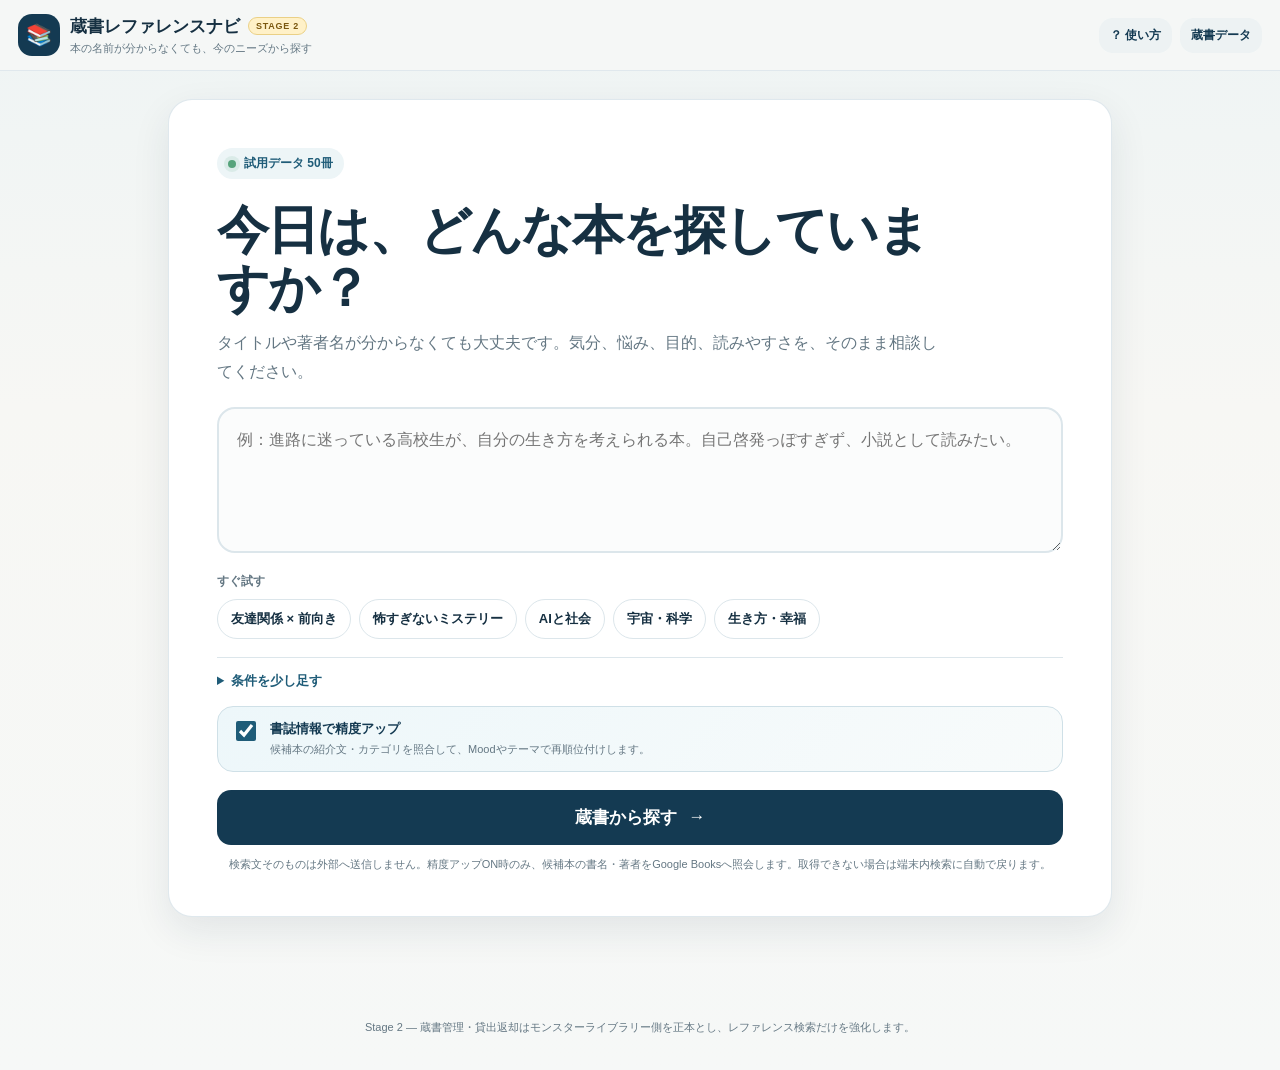
<file: index.html>
<!doctype html>
<html lang="ja">
<head>
  <meta charset="utf-8" />
  <meta name="viewport" content="width=device-width,initial-scale=1,viewport-fit=cover" />
  <meta name="theme-color" content="#143a52" />
  <meta name="description" content="モンスターライブラリーCSVから、書名を知らなくても気分・ニーズ・テーマで学校蔵書を探すレファレンス検索システム" />
  <link rel="manifest" href="manifest.json" />
  <link rel="apple-touch-icon" href="icons/icon-192.png" />
  <link rel="stylesheet" href="css/app.css" />
  <title>蔵書レファレンスナビ</title>
</head>
<body>
  <header class="topbar">
    <div class="brand">
      <div class="brand-mark" aria-hidden="true">📚</div>
      <div>
        <div class="brand-title-row"><h1>蔵書レファレンスナビ</h1><span class="stage-badge">STAGE 2</span></div>
        <p>本の名前が分からなくても、今のニーズから探す</p>
      </div>
    </div>
    <div style="display:flex;gap:8px;align-items:center"><a class="ghost small" style="text-decoration:none" href="manual.html">？ 使い方</a><button class="ghost small" id="openDataBtn" type="button">蔵書データ</button></div>
  </header>

  <main>
    <section class="hero panel">
      <div class="status-row">
        <span class="status-dot"></span>
        <span id="libraryStatus">試用データ</span>
      </div>
      <h2>今日は、どんな本を探していますか？</h2>
      <p class="lead">タイトルや著者名が分からなくても大丈夫です。気分、悩み、目的、読みやすさを、そのまま相談してください。</p>
      <label class="sr-only" for="queryInput">本の相談内容</label>
      <textarea id="queryInput" rows="4" placeholder="例：進路に迷っている高校生が、自分の生き方を考えられる本。自己啓発っぽすぎず、小説として読みたい。"></textarea>

      <div class="quick-label">すぐ試す</div>
      <div class="chips" id="exampleChips">
        <button class="chip" data-query="友達関係に少し疲れた。重すぎず、読後に少し前向きになれる小説">友達関係 × 前向き</button>
        <button class="chip" data-query="怖すぎないミステリー。読みやすくて、先が気になる小説">怖すぎないミステリー</button>
        <button class="chip" data-query="生成AIや人工知能について、社会への影響も含めて考えられる本">AIと社会</button>
        <button class="chip" data-query="宇宙や科学の不思議を楽しめる、難しすぎない本">宇宙・科学</button>
        <button class="chip" data-query="生き方や幸福について考えたい。説教っぽくなく、余韻がある本">生き方・幸福</button>
      </div>

      <details class="filters" id="filtersPanel">
        <summary>条件を少し足す</summary>
        <div class="filter-grid">
          <label>本のタイプ
            <select id="typeFilter">
              <option value="any">指定なし</option>
              <option value="fiction">小説・文学寄り</option>
              <option value="nonfiction">ノンフィクション・知識寄り</option>
            </select>
          </label>
          <label>長さ
            <select id="lengthFilter">
              <option value="any">指定なし</option>
              <option value="short">短め（250ページ程度まで）</option>
              <option value="medium">中くらい（450ページ程度まで）</option>
            </select>
          </label>
          <label>出版年代
            <select id="yearFilter">
              <option value="any">指定なし</option>
              <option value="recent">比較的新しい（2015年〜）</option>
              <option value="classic">少し前の本も含めて探す</option>
            </select>
          </label>
        </div>
      </details>

      <label class="enrich-toggle">
        <input id="enrichToggle" type="checkbox" checked />
        <span><strong>書誌情報で精度アップ</strong><small>候補本の紹介文・カテゴリを照合して、Moodやテーマで再順位付けします。</small></span>
      </label>

      <button class="primary search-btn" id="searchBtn" type="button">
        <span>蔵書から探す</span>
        <span aria-hidden="true">→</span>
      </button>
      <p class="privacy-note">検索文そのものは外部へ送信しません。精度アップON時のみ、候補本の書名・著者をGoogle Booksへ照会します。取得できない場合は端末内検索に自動で戻ります。</p>
    </section>

    <section id="loading" class="panel loading hidden" aria-live="polite">
      <div class="spinner"></div>
      <div>
        <strong>蔵書を探しています</strong>
        <p id="loadingText">相談内容をテーマに分解しています…</p>
      </div>
    </section>

    <section id="resultsSection" class="hidden">
      <div class="result-heading">
        <div>
          <span class="eyebrow">REFERENCE PICKS</span>
          <h2>まず、この3冊</h2>
          <p id="intentSummary"></p>
        </div>
        <div class="heading-actions"><span id="searchQuality" class="quality-badge">第一段階：ローカル候補抽出</span><button class="ghost" id="editSearchBtn" type="button">条件を変える</button></div>
      </div>

      <div id="enrichmentBanner" class="enrichment-banner hidden" aria-live="polite"><span class="mini-spinner"></span><span id="enrichmentText">書誌情報を補完しています…</span></div>

      <div class="signature-grid" id="signatureGrid"></div>

      <div class="panel refine-panel">
        <div>
          <span class="eyebrow">NOT QUITE?</span>
          <h3>なんか違う、を教えてください</h3>
          <p>選ぶと条件を足して、すぐ探し直します。</p>
        </div>
        <div class="chips refine" id="refineChips">
          <button class="chip" data-refine="もっと読みやすい">もっと読みやすい</button>
          <button class="chip" data-refine="もっと短い">もっと短い</button>
          <button class="chip" data-refine="もっと小説らしい">もっと小説</button>
          <button class="chip" data-refine="もっと穏やかで癒やされる">もっと穏やか</button>
          <button class="chip" data-refine="もっと考えさせられて余韻がある">もっと余韻</button>
          <button class="chip" data-refine="もっと明るく前向き">もっと明るい</button>
          <button class="chip" data-refine="もっと意外な本">もっと意外</button>
          <button class="chip" data-refine="比較的新しい本">新しい本</button>
        </div>
      </div>

      <div class="result-list-wrap">
        <div class="result-list-head">
          <h3>ほかの候補</h3>
          <span id="resultCount"></span>
        </div>
        <div id="resultList" class="result-list"></div>
      </div>
    </section>
  </main>

  <dialog id="dataDialog">
    <form method="dialog" class="dialog-card">
      <div class="dialog-head">
        <div>
          <span class="eyebrow">LIBRARY DATA</span>
          <h2>モンスターライブラリーCSV</h2>
        </div>
        <button class="icon-btn" value="cancel" aria-label="閉じる">×</button>
      </div>
      <p>「蔵書原簿CSV」を、そのまま選べます。Excelで列を削除したり加工する必要はありません。</p>

      <label class="upload-box" for="csvInput">
        <strong>CSVを選ぶ</strong>
        <span>モンスターライブラリーから書き出したファイル</span>
        <input id="csvInput" type="file" accept=".csv,text/csv" />
      </label>

      <div id="importProgress" class="import-progress hidden">
        <div class="progress-track"><div id="progressBar" class="progress-bar"></div></div>
        <p id="progressLabel">読み込み準備中…</p>
      </div>

      <div class="data-stats" id="dataStats">
        <div><span>現在の検索対象</span><strong id="statBooks">—</strong></div>
        <div><span>データ種別</span><strong id="statMode">試用データ</strong></div>
        <div><span>書誌補完済み</span><strong id="statEnriched">0冊</strong></div>
        <div><span>保存</span><strong>この端末内</strong></div>
      </div>

      <div class="metadata-tools">
        <div><strong>書誌補完キャッシュ</strong><p>検索するたびに取得できた紹介文・カテゴリ・ISBNを端末内に蓄積します。</p><span id="metadataMessage"></span></div>
        <button class="ghost danger" id="clearMetadataBtn" type="button">補完データを削除</button>
      </div>

      <div class="dialog-actions">
        <button class="danger ghost" id="resetDataBtn" type="button">試用データに戻す</button>
        <button class="primary" value="cancel">閉じる</button>
      </div>
    </form>
  </dialog>

  <dialog id="bookDialog">
    <form method="dialog" class="dialog-card book-dialog-card">
      <div class="dialog-head">
        <div>
          <span class="eyebrow" id="bookDialogLabel">BOOK DETAIL</span>
          <h2 id="bookDialogTitle"></h2>
        </div>
        <button class="icon-btn" value="cancel" aria-label="閉じる">×</button>
      </div>
      <div id="bookDialogBody"></div>
      <button class="primary full" value="cancel">閉じる</button>
    </form>
  </dialog>

  <footer>
    <p>Stage 2 — 蔵書管理・貸出返却はモンスターライブラリー側を正本とし、レファレンス検索だけを強化します。</p>
  </footer>

  <script src="js/prototype-data.js"></script>
  <script src="js/app.js"></script>
</body>
</html>
</file>
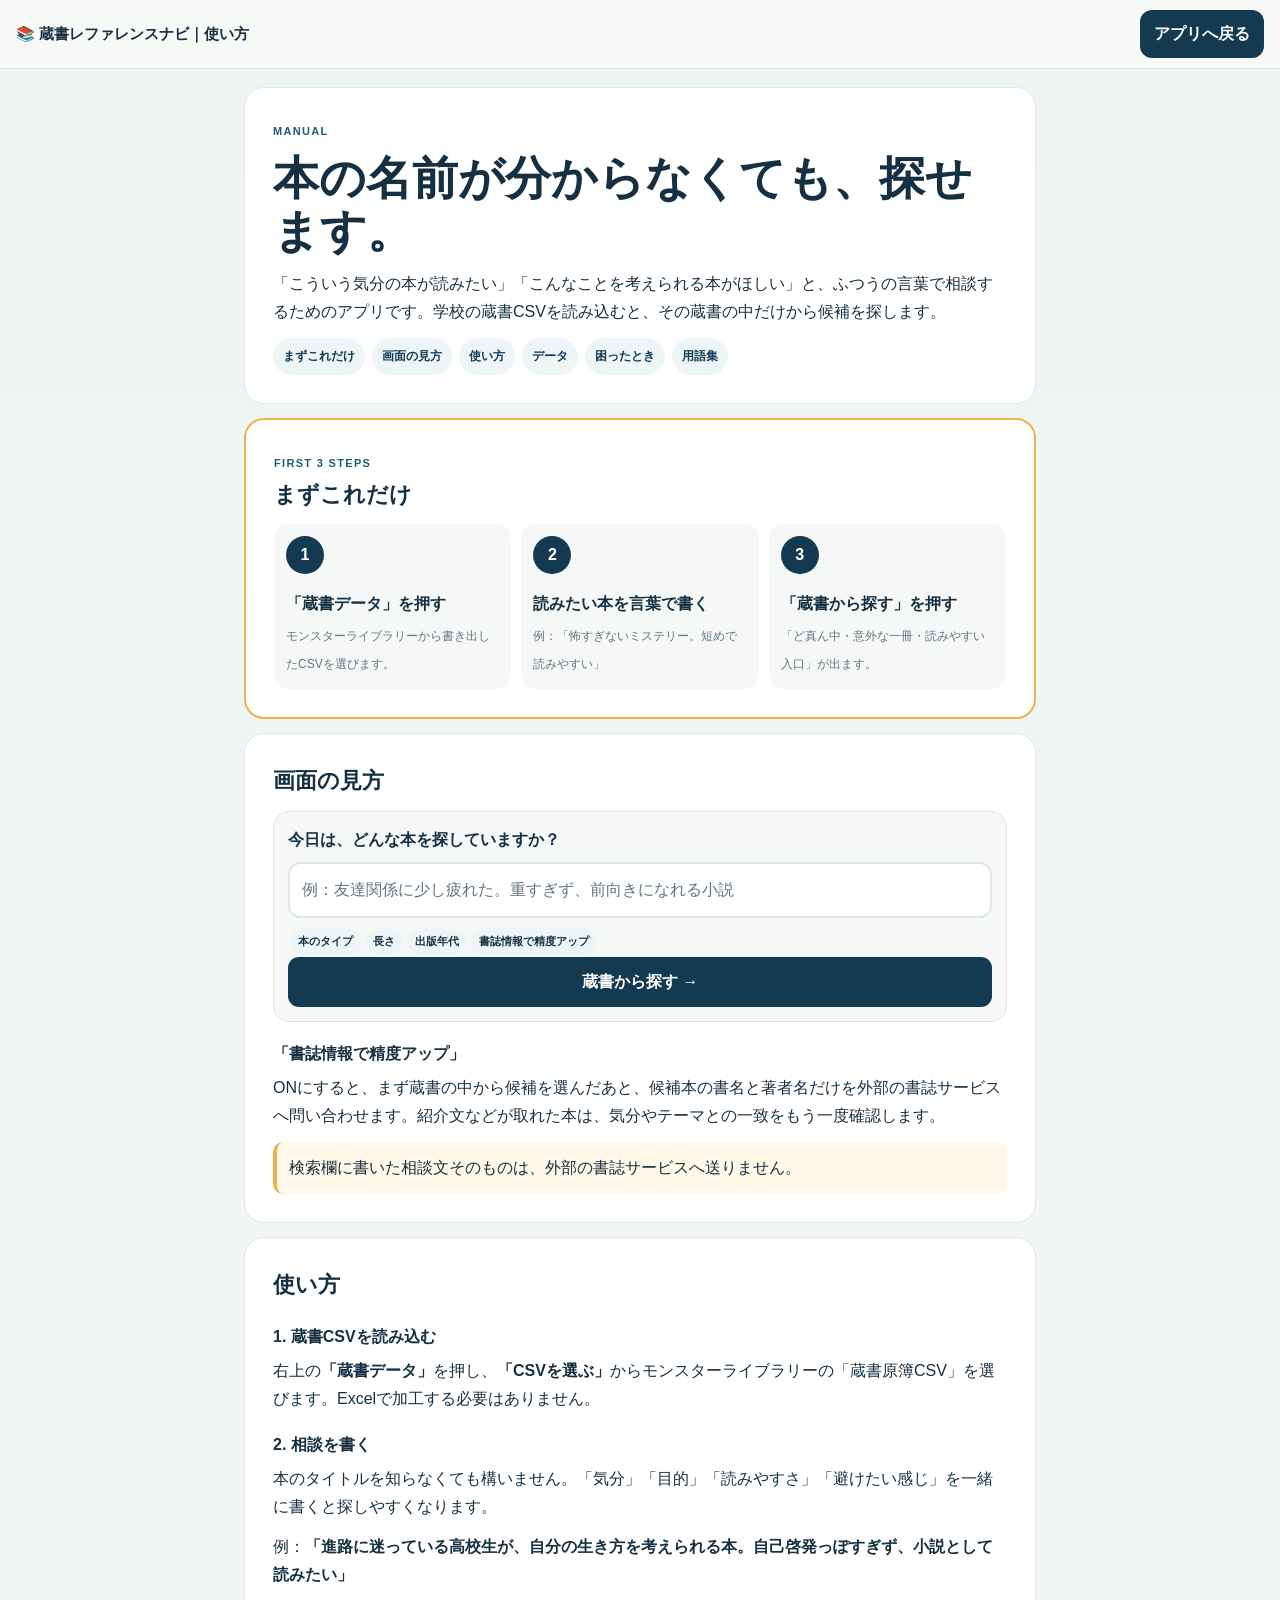
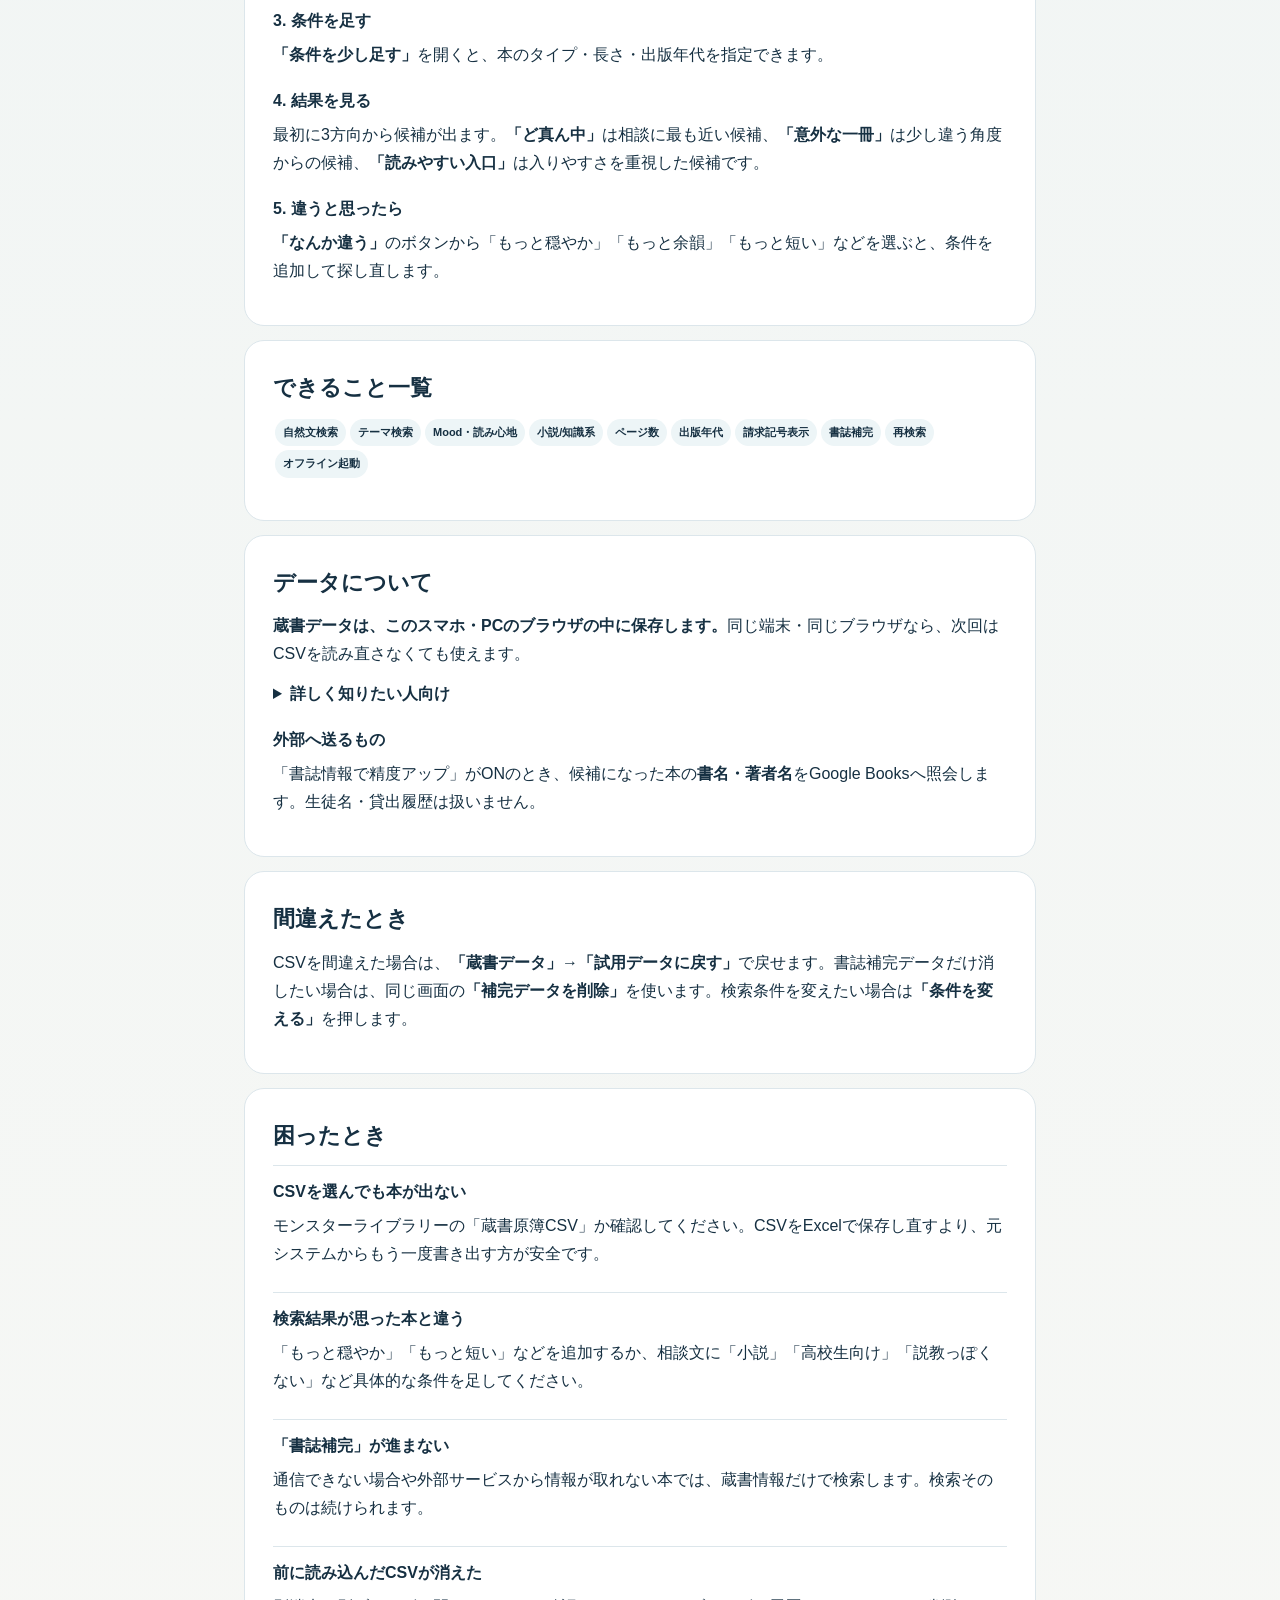
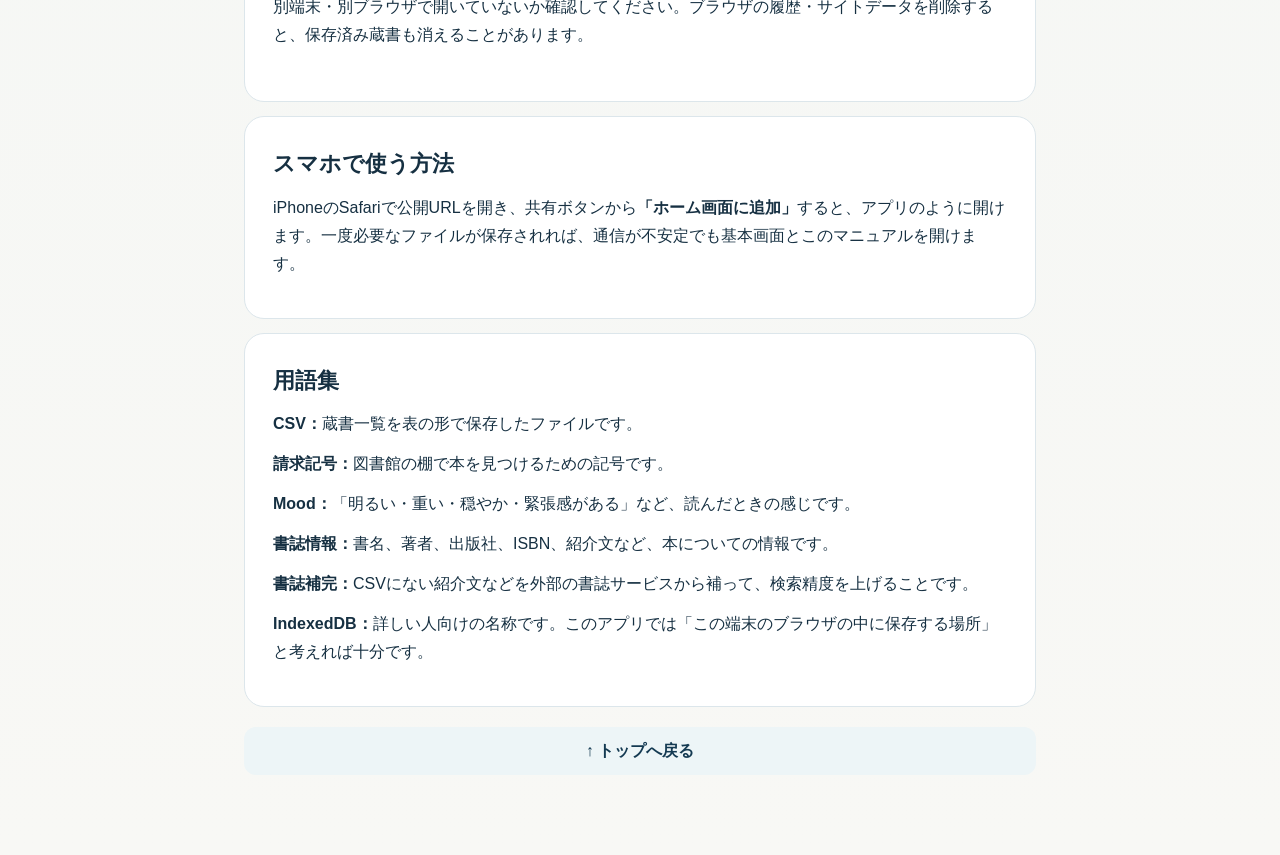
<file: manual.html>
<!doctype html>
<html lang="ja">
<head><meta charset="utf-8"><meta name="viewport" content="width=device-width,initial-scale=1,viewport-fit=cover"><meta name="theme-color" content="#143a52"><title>使い方｜蔵書レファレンスナビ</title><style>:root{--ink:#163042;--muted:#617681;--brand:#143a52;--soft:#edf5f7;--line:#dce6eb;--paper:#f6f8f7;--accent:#e9b44c}*{box-sizing:border-box}html{scroll-behavior:smooth}body{margin:0;background:linear-gradient(#eef4f4,#f8f8f5);color:var(--ink);font-family:-apple-system,BlinkMacSystemFont,"Hiragino Sans","Yu Gothic",Meiryo,sans-serif;line-height:1.75}.top{position:sticky;top:0;z-index:5;background:rgba(248,249,247,.94);backdrop-filter:blur(14px);border-bottom:1px solid var(--line);padding:max(10px,env(safe-area-inset-top)) 16px 10px;display:flex;justify-content:space-between;gap:10px;align-items:center}.top strong{font-size:15px}.btn{display:inline-flex;align-items:center;justify-content:center;min-height:44px;padding:10px 14px;border-radius:12px;text-decoration:none;font-weight:800;border:0}.primary{background:var(--brand);color:#fff}.ghost{background:var(--soft);color:var(--brand)}main{width:min(820px,100%);margin:auto;padding:18px 14px 80px}.hero,.card{background:#fff;border:1px solid var(--line);border-radius:20px;padding:20px;margin-bottom:14px}.hero h1{font-size:clamp(28px,8vw,46px);line-height:1.15;margin:8px 0 12px}.eyebrow{font-size:11px;font-weight:900;letter-spacing:.12em;color:#1f5c78}.quick{border:2px solid var(--accent)}.steps{display:grid;gap:10px}.step{display:grid;grid-template-columns:38px 1fr;gap:10px;align-items:start;background:var(--paper);border-radius:14px;padding:12px}.num{width:38px;height:38px;border-radius:50%;display:grid;place-items:center;background:var(--brand);color:#fff;font-weight:900}.step strong{display:block;margin-bottom:3px}.toc{display:flex;gap:7px;flex-wrap:wrap}.toc a{font-size:12px;padding:8px 10px;border-radius:999px;background:var(--soft);color:var(--brand);text-decoration:none;font-weight:800}h2{font-size:22px;margin:0 0 10px}h3{font-size:16px;margin:18px 0 6px}p{margin:6px 0 12px}.ui-demo{border:1px solid var(--line);background:var(--paper);border-radius:16px;padding:14px}.fake-input{background:#fff;border:2px solid var(--line);border-radius:12px;padding:12px;margin:8px 0;color:var(--muted)}.fake-btn{background:var(--brand);color:#fff;border-radius:11px;padding:11px;text-align:center;font-weight:900}.tag{display:inline-block;background:var(--soft);border-radius:999px;padding:4px 8px;font-size:11px;font-weight:800;margin:2px}.note{border-left:4px solid var(--accent);background:#fff8e8;border-radius:10px;padding:12px}.detail{margin-top:8px}.detail summary{font-weight:850;cursor:pointer}.faq{border-top:1px solid var(--line);padding:12px 0}.backtop{display:block;text-align:center;margin-top:20px}.small{font-size:12px;color:var(--muted)}@media(min-width:700px){.hero,.card{padding:28px}.steps{grid-template-columns:repeat(3,1fr)}.step{grid-template-columns:1fr}.num{margin-bottom:6px}}</style></head>
<body><header class="top"><strong>📚 蔵書レファレンスナビ｜使い方</strong><a class="btn primary" href="index.html">アプリへ戻る</a></header><main id="top">
<section class="hero"><span class="eyebrow">MANUAL</span><h1>本の名前が分からなくても、探せます。</h1><p>「こういう気分の本が読みたい」「こんなことを考えられる本がほしい」と、ふつうの言葉で相談するためのアプリです。学校の蔵書CSVを読み込むと、その蔵書の中だけから候補を探します。</p><nav class="toc"><a href="#quick">まずこれだけ</a><a href="#screen">画面の見方</a><a href="#use">使い方</a><a href="#data">データ</a><a href="#trouble">困ったとき</a><a href="#terms">用語集</a></nav></section>
<section class="card quick" id="quick"><span class="eyebrow">FIRST 3 STEPS</span><h2>まずこれだけ</h2><div class="steps"><div class="step"><span class="num">1</span><div><strong>「蔵書データ」を押す</strong><span class="small">モンスターライブラリーから書き出したCSVを選びます。</span></div></div><div class="step"><span class="num">2</span><div><strong>読みたい本を言葉で書く</strong><span class="small">例：「怖すぎないミステリー。短めで読みやすい」</span></div></div><div class="step"><span class="num">3</span><div><strong>「蔵書から探す」を押す</strong><span class="small">「ど真ん中・意外な一冊・読みやすい入口」が出ます。</span></div></div></div></section>
<section class="card" id="screen"><h2>画面の見方</h2><div class="ui-demo"><strong>今日は、どんな本を探していますか？</strong><div class="fake-input">例：友達関係に少し疲れた。重すぎず、前向きになれる小説</div><div><span class="tag">本のタイプ</span><span class="tag">長さ</span><span class="tag">出版年代</span><span class="tag">書誌情報で精度アップ</span></div><div class="fake-btn">蔵書から探す →</div></div><h3>「書誌情報で精度アップ」</h3><p>ONにすると、まず蔵書の中から候補を選んだあと、候補本の書名と著者名だけを外部の書誌サービスへ問い合わせます。紹介文などが取れた本は、気分やテーマとの一致をもう一度確認します。</p><div class="note">検索欄に書いた相談文そのものは、外部の書誌サービスへ送りません。</div></section>
<section class="card" id="use"><h2>使い方</h2><h3>1. 蔵書CSVを読み込む</h3><p>右上の<strong>「蔵書データ」</strong>を押し、<strong>「CSVを選ぶ」</strong>からモンスターライブラリーの「蔵書原簿CSV」を選びます。Excelで加工する必要はありません。</p><h3>2. 相談を書く</h3><p>本のタイトルを知らなくても構いません。「気分」「目的」「読みやすさ」「避けたい感じ」を一緒に書くと探しやすくなります。</p><p>例：<strong>「進路に迷っている高校生が、自分の生き方を考えられる本。自己啓発っぽすぎず、小説として読みたい」</strong></p><h3>3. 条件を足す</h3><p><strong>「条件を少し足す」</strong>を開くと、本のタイプ・長さ・出版年代を指定できます。</p><h3>4. 結果を見る</h3><p>最初に3方向から候補が出ます。<strong>「ど真ん中」</strong>は相談に最も近い候補、<strong>「意外な一冊」</strong>は少し違う角度からの候補、<strong>「読みやすい入口」</strong>は入りやすさを重視した候補です。</p><h3>5. 違うと思ったら</h3><p><strong>「なんか違う」</strong>のボタンから「もっと穏やか」「もっと余韻」「もっと短い」などを選ぶと、条件を追加して探し直します。</p></section>
<section class="card"><h2>できること一覧</h2><p><span class="tag">自然文検索</span><span class="tag">テーマ検索</span><span class="tag">Mood・読み心地</span><span class="tag">小説/知識系</span><span class="tag">ページ数</span><span class="tag">出版年代</span><span class="tag">請求記号表示</span><span class="tag">書誌補完</span><span class="tag">再検索</span><span class="tag">オフライン起動</span></p></section>
<section class="card" id="data"><h2>データについて</h2><p><strong>蔵書データは、このスマホ・PCのブラウザの中に保存します。</strong>同じ端末・同じブラウザなら、次回はCSVを読み直さなくても使えます。</p><details class="detail"><summary>詳しく知りたい人向け</summary><p>蔵書CSVと取得済みの書誌補完情報は、ブラウザのIndexedDBに保存します。別の端末や別ブラウザには自動では移りません。ブラウザのサイトデータを削除すると消える場合があります。</p></details><h3>外部へ送るもの</h3><p>「書誌情報で精度アップ」がONのとき、候補になった本の<strong>書名・著者名</strong>をGoogle Booksへ照会します。生徒名・貸出履歴は扱いません。</p></section>
<section class="card"><h2>間違えたとき</h2><p>CSVを間違えた場合は、<strong>「蔵書データ」→「試用データに戻す」</strong>で戻せます。書誌補完データだけ消したい場合は、同じ画面の<strong>「補完データを削除」</strong>を使います。検索条件を変えたい場合は<strong>「条件を変える」</strong>を押します。</p></section>
<section class="card" id="trouble"><h2>困ったとき</h2><div class="faq"><strong>CSVを選んでも本が出ない</strong><p>モンスターライブラリーの「蔵書原簿CSV」か確認してください。CSVをExcelで保存し直すより、元システムからもう一度書き出す方が安全です。</p></div><div class="faq"><strong>検索結果が思った本と違う</strong><p>「もっと穏やか」「もっと短い」などを追加するか、相談文に「小説」「高校生向け」「説教っぽくない」など具体的な条件を足してください。</p></div><div class="faq"><strong>「書誌補完」が進まない</strong><p>通信できない場合や外部サービスから情報が取れない本では、蔵書情報だけで検索します。検索そのものは続けられます。</p></div><div class="faq"><strong>前に読み込んだCSVが消えた</strong><p>別端末・別ブラウザで開いていないか確認してください。ブラウザの履歴・サイトデータを削除すると、保存済み蔵書も消えることがあります。</p></div></section>
<section class="card"><h2>スマホで使う方法</h2><p>iPhoneのSafariで公開URLを開き、共有ボタンから<strong>「ホーム画面に追加」</strong>すると、アプリのように開けます。一度必要なファイルが保存されれば、通信が不安定でも基本画面とこのマニュアルを開けます。</p></section>
<section class="card" id="terms"><h2>用語集</h2><p><strong>CSV：</strong>蔵書一覧を表の形で保存したファイルです。</p><p><strong>請求記号：</strong>図書館の棚で本を見つけるための記号です。</p><p><strong>Mood：</strong>「明るい・重い・穏やか・緊張感がある」など、読んだときの感じです。</p><p><strong>書誌情報：</strong>書名、著者、出版社、ISBN、紹介文など、本についての情報です。</p><p><strong>書誌補完：</strong>CSVにない紹介文などを外部の書誌サービスから補って、検索精度を上げることです。</p><p><strong>IndexedDB：</strong>詳しい人向けの名称です。このアプリでは「この端末のブラウザの中に保存する場所」と考えれば十分です。</p></section>
<a class="btn ghost backtop" href="#top">↑ トップへ戻る</a></main></body></html>
</file>
<file: css/app.css>
:root{--ink:#163042;--muted:#647783;--line:#dce6eb;--paper:#f6f8f7;--card:#fff;--brand:#143a52;--brand2:#1f5c78;--accent:#e9b44c;--soft:#edf5f7;--danger:#9d3d3d;--success:#317a55;--shadow:0 14px 38px rgba(22,48,66,.09);--radius:24px}
*{box-sizing:border-box}html{scroll-behavior:smooth}body{margin:0;background:linear-gradient(180deg,#eef4f4 0,#f7f7f4 38%,#f6f8f7 100%);color:var(--ink);font-family:-apple-system,BlinkMacSystemFont,"Hiragino Sans","Yu Gothic UI","Yu Gothic",Meiryo,sans-serif;min-height:100vh}
button,textarea,select{font:inherit}button{cursor:pointer}button:focus-visible,textarea:focus-visible,select:focus-visible,input:focus-visible{outline:3px solid rgba(31,92,120,.25);outline-offset:2px}
.topbar{position:sticky;top:0;z-index:10;display:flex;justify-content:space-between;align-items:center;padding:14px max(18px,env(safe-area-inset-left));background:rgba(246,248,247,.9);backdrop-filter:blur(18px);border-bottom:1px solid rgba(220,230,235,.85)}
.brand{display:flex;gap:10px;align-items:center}.brand-mark{width:42px;height:42px;border-radius:14px;background:var(--brand);display:grid;place-items:center;font-size:21px}.brand-title-row{display:flex;align-items:center;gap:8px;flex-wrap:wrap}.brand h1{font-size:17px;margin:0}.brand p{font-size:11px;color:var(--muted);margin:3px 0 0}.stage-badge{display:inline-flex;align-items:center;background:#fff1c8;color:#7b5810;border:1px solid #ead086;border-radius:999px;padding:3px 7px;font-size:9px;font-weight:900;letter-spacing:.08em}
main{width:min(980px,100%);margin:auto;padding:28px 18px 70px}.panel{background:var(--card);border:1px solid rgba(220,230,235,.9);border-radius:var(--radius);box-shadow:var(--shadow)}.hero{padding:clamp(22px,5vw,48px)}
.status-row{display:inline-flex;align-items:center;gap:8px;background:var(--soft);padding:7px 11px;border-radius:999px;font-size:12px;font-weight:700;color:var(--brand2)}.status-dot{width:8px;height:8px;border-radius:50%;background:#56a37b;box-shadow:0 0 0 4px rgba(86,163,123,.12)}
.hero h2{font-size:clamp(29px,7vw,52px);line-height:1.12;letter-spacing:-.035em;margin:22px 0 12px;max-width:760px}.lead{color:var(--muted);line-height:1.8;max-width:720px;margin:0 0 20px}
textarea{width:100%;resize:vertical;min-height:128px;border:2px solid var(--line);border-radius:18px;padding:18px;font-size:16px;line-height:1.65;color:var(--ink);background:#fbfcfc;transition:.2s}textarea:focus{border-color:var(--brand2);background:#fff}.quick-label{font-size:12px;font-weight:800;color:var(--muted);margin:16px 0 9px}.chips{display:flex;flex-wrap:wrap;gap:8px}.chip{border:1px solid var(--line);background:#fff;color:var(--ink);border-radius:999px;padding:10px 13px;font-size:13px;font-weight:650}.chip:hover{border-color:#9ab4c0;background:var(--soft)}
.filters{margin:18px 0 0;border-top:1px solid var(--line);padding-top:14px}.filters summary{cursor:pointer;font-size:13px;font-weight:800;color:var(--brand2)}.filter-grid{display:grid;grid-template-columns:repeat(3,1fr);gap:12px;margin-top:13px}.filter-grid label{font-size:12px;color:var(--muted);font-weight:700}.filter-grid select{width:100%;margin-top:6px;border:1px solid var(--line);border-radius:12px;padding:11px;background:#fff;color:var(--ink)}
.enrich-toggle{margin-top:16px;border:1px solid #cfe0e7;background:linear-gradient(135deg,#edf7fa,#f8fbfb);border-radius:16px;padding:13px 14px;display:flex;gap:11px;align-items:flex-start;cursor:pointer}.enrich-toggle input{width:20px;height:20px;accent-color:var(--brand2);margin-top:1px;flex:0 0 auto}.enrich-toggle span{display:flex;flex-direction:column;gap:3px}.enrich-toggle strong{font-size:13px;color:var(--brand)}.enrich-toggle small{color:var(--muted);line-height:1.55;font-size:11px}
.primary,.ghost{border:0;border-radius:14px;font-weight:800}.primary{background:var(--brand);color:#fff;padding:14px 18px}.primary:hover{background:#0e2f45}.ghost{background:#edf2f3;color:var(--brand);padding:11px 14px}.ghost:hover{background:#e3ecef}.ghost.small{font-size:12px;padding:9px 11px}.search-btn{width:100%;margin-top:18px;display:flex;justify-content:center;gap:12px;align-items:center;font-size:17px;padding:16px}.privacy-note{text-align:center;font-size:11px;color:var(--muted);margin:11px 0 -5px;line-height:1.55}
.hidden{display:none!important}.loading{margin-top:18px;padding:20px;display:flex;gap:14px;align-items:center}.spinner{width:30px;height:30px;border:3px solid var(--line);border-top-color:var(--brand2);border-radius:50%;animation:spin .8s linear infinite}.loading strong{display:block}.loading p{margin:4px 0 0;color:var(--muted);font-size:13px}@keyframes spin{to{transform:rotate(360deg)}}
#resultsSection{padding-top:34px}.result-heading{display:flex;justify-content:space-between;gap:16px;align-items:flex-end;margin-bottom:16px}.result-heading h2{font-size:32px;margin:3px 0 6px}.result-heading p{margin:0;color:var(--muted);line-height:1.6}.eyebrow{font-size:10px;font-weight:900;letter-spacing:.14em;color:var(--brand2)}.heading-actions{display:flex;align-items:center;gap:8px;flex-wrap:wrap;justify-content:flex-end}.quality-badge{font-size:10px;font-weight:900;padding:7px 9px;border-radius:999px;background:#edf2f3;color:var(--brand2);white-space:nowrap}.quality-badge.done{background:#e8f5ed;color:var(--success)}
.enrichment-banner{display:flex;align-items:center;gap:9px;margin:0 0 14px;padding:11px 13px;border:1px solid #d8e6eb;border-radius:14px;background:#f7fbfc;color:var(--brand2);font-size:12px;font-weight:700}.enrichment-banner:not(.busy){background:#f7faf8;color:#476658}.mini-spinner{width:15px;height:15px;border:2px solid #cbdde5;border-top-color:var(--brand2);border-radius:50%;animation:spin .8s linear infinite;flex:0 0 auto}.enrichment-banner:not(.busy) .mini-spinner{display:none}
.signature-grid{display:grid;grid-template-columns:repeat(3,1fr);gap:14px}.book-card{background:#fff;border:1px solid var(--line);border-radius:20px;padding:18px;box-shadow:0 10px 28px rgba(22,48,66,.06);display:flex;flex-direction:column;min-width:0}.signature-card:first-child{border:2px solid #c6932c}.card-topline{display:flex;justify-content:space-between;gap:8px;align-items:center}.pick-label{font-size:11px;font-weight:900;color:var(--brand2);margin-bottom:9px}.signature-card:first-child .pick-label{color:#8b6314}.evidence-badge{display:inline-flex;align-items:center;background:#eef5f7;color:#456d80;border-radius:999px;padding:4px 7px;font-size:9px;font-weight:900;white-space:nowrap}.evidence-badge.strong{background:#e5f4ea;color:#2f714f}.evidence-badge.local{background:#f2f2ef;color:#747567}.book-card h3{font-size:18px;line-height:1.45;margin:0 0 7px}.meta{font-size:12px;color:var(--muted);line-height:1.6}.reason{font-size:13px;line-height:1.7;margin:14px 0;background:var(--paper);padding:12px;border-radius:13px}.match-tags{display:flex;flex-wrap:wrap;gap:6px;margin-bottom:14px}.match-tag{background:var(--soft);color:var(--brand2);padding:5px 8px;border-radius:999px;font-size:10px;font-weight:800}.callno{margin-top:auto;padding-top:10px;border-top:1px solid var(--line);font-size:12px}.callno strong{font-size:14px}.card-btn{width:100%;margin-top:12px;background:#fff;border:1px solid var(--line);border-radius:11px;padding:9px;font-weight:800;color:var(--brand)}
.refine-panel{margin-top:18px;padding:20px;display:flex;justify-content:space-between;gap:20px;align-items:center}.refine-panel h3{margin:2px 0 5px}.refine-panel p{margin:0;color:var(--muted);font-size:12px}.refine{justify-content:flex-end}.result-list-wrap{margin-top:28px}.result-list-head{display:flex;justify-content:space-between;align-items:end;margin-bottom:10px}.result-list-head h3{font-size:22px;margin:0}.result-list-head span{color:var(--muted);font-size:12px}.result-list{display:grid;gap:9px}.list-card{display:grid;grid-template-columns:1fr auto;gap:16px;align-items:center;background:#fff;border:1px solid var(--line);border-radius:16px;padding:15px 17px;text-align:left}.list-title-row{display:flex;align-items:center;gap:8px;flex-wrap:wrap}.list-card h4{margin:0 0 5px;font-size:15px}.list-card p{margin:0;color:var(--muted);font-size:11px;line-height:1.5}.score-pill{background:var(--soft);color:var(--brand2);border-radius:999px;padding:7px 9px;font-size:10px;font-weight:900;white-space:nowrap}
footer{padding:22px 18px calc(24px + env(safe-area-inset-bottom));text-align:center;color:var(--muted);font-size:11px}
dialog{border:0;background:transparent;padding:12px;width:min(680px,100%);max-height:95vh}dialog::backdrop{background:rgba(12,31,43,.48);backdrop-filter:blur(4px)}.dialog-card{background:#fff;border-radius:24px;padding:22px;box-shadow:0 30px 70px rgba(0,0,0,.24);max-height:90vh;overflow:auto}.dialog-head{display:flex;justify-content:space-between;gap:20px;align-items:start}.dialog-head h2{margin:3px 0 0}.icon-btn{width:36px;height:36px;border:0;border-radius:50%;background:var(--paper);font-size:22px;color:var(--muted)}.dialog-card>p{color:var(--muted);line-height:1.7}.upload-box{position:relative;margin:18px 0;display:flex;flex-direction:column;gap:5px;text-align:center;padding:28px;border:2px dashed #b6c8d0;border-radius:18px;background:var(--soft);cursor:pointer}.upload-box strong{font-size:17px}.upload-box span{font-size:12px;color:var(--muted)}.upload-box input{position:absolute;inset:0;opacity:0;cursor:pointer}.import-progress{margin:14px 0}.progress-track{height:8px;border-radius:99px;background:var(--line);overflow:hidden}.progress-bar{width:0;height:100%;background:var(--brand2);transition:width .2s}.import-progress p{font-size:12px;color:var(--muted)}.data-stats{display:grid;grid-template-columns:repeat(4,1fr);gap:8px}.data-stats>div{background:var(--paper);border-radius:14px;padding:13px}.data-stats span{display:block;font-size:10px;color:var(--muted)}.data-stats strong{display:block;margin-top:5px;font-size:14px}.metadata-tools{margin-top:12px;border:1px solid var(--line);border-radius:15px;padding:13px;display:flex;justify-content:space-between;gap:12px;align-items:center}.metadata-tools strong{font-size:12px}.metadata-tools p{margin:3px 0;color:var(--muted);font-size:10px;line-height:1.5}.metadata-tools span{font-size:10px;color:var(--success)}.dialog-actions{display:flex;justify-content:space-between;gap:10px;margin-top:18px}.danger{color:var(--danger)}.full{width:100%;margin-top:20px}.book-dialog-card{max-width:620px}.detail-grid{display:grid;grid-template-columns:1fr 1fr;gap:8px;margin:16px 0}.detail-item{background:var(--paper);border-radius:13px;padding:12px}.detail-item span{font-size:10px;color:var(--muted);display:block}.detail-item strong{font-size:13px;line-height:1.5;display:block;margin-top:4px}.explain-box{background:var(--soft);border-radius:16px;padding:15px;line-height:1.7;font-size:13px}.summary-box{margin-top:12px;padding:15px;border:1px solid var(--line);border-radius:16px;background:#fbfcfc}.summary-box p{font-size:12px;line-height:1.8;color:#40535f;margin:7px 0 0}.source-note{margin-top:10px;color:var(--muted);font-size:10px}.warning-box{margin-top:12px;padding:12px;border-left:4px solid var(--accent);background:#fff8e8;border-radius:10px;font-size:11px;line-height:1.6;color:#6c5523}.sr-only{position:absolute;width:1px;height:1px;padding:0;margin:-1px;overflow:hidden;clip:rect(0,0,0,0);white-space:nowrap;border:0}
@media(max-width:760px){.brand p{display:none}.topbar{padding-top:max(10px,env(safe-area-inset-top))}main{padding:18px 13px 60px}.hero{border-radius:20px;padding:22px 17px}.hero h2{font-size:34px}.filter-grid,.signature-grid{grid-template-columns:1fr}.result-heading{align-items:flex-start;flex-direction:column}.heading-actions{justify-content:flex-start}.refine-panel{align-items:flex-start;flex-direction:column}.refine{justify-content:flex-start}.data-stats{grid-template-columns:1fr 1fr}.metadata-tools{align-items:flex-start;flex-direction:column}.dialog-card{padding:18px}.detail-grid{grid-template-columns:1fr}.list-card{grid-template-columns:1fr auto}.ghost.small{white-space:nowrap}.card-topline{align-items:flex-start}}
</file>
